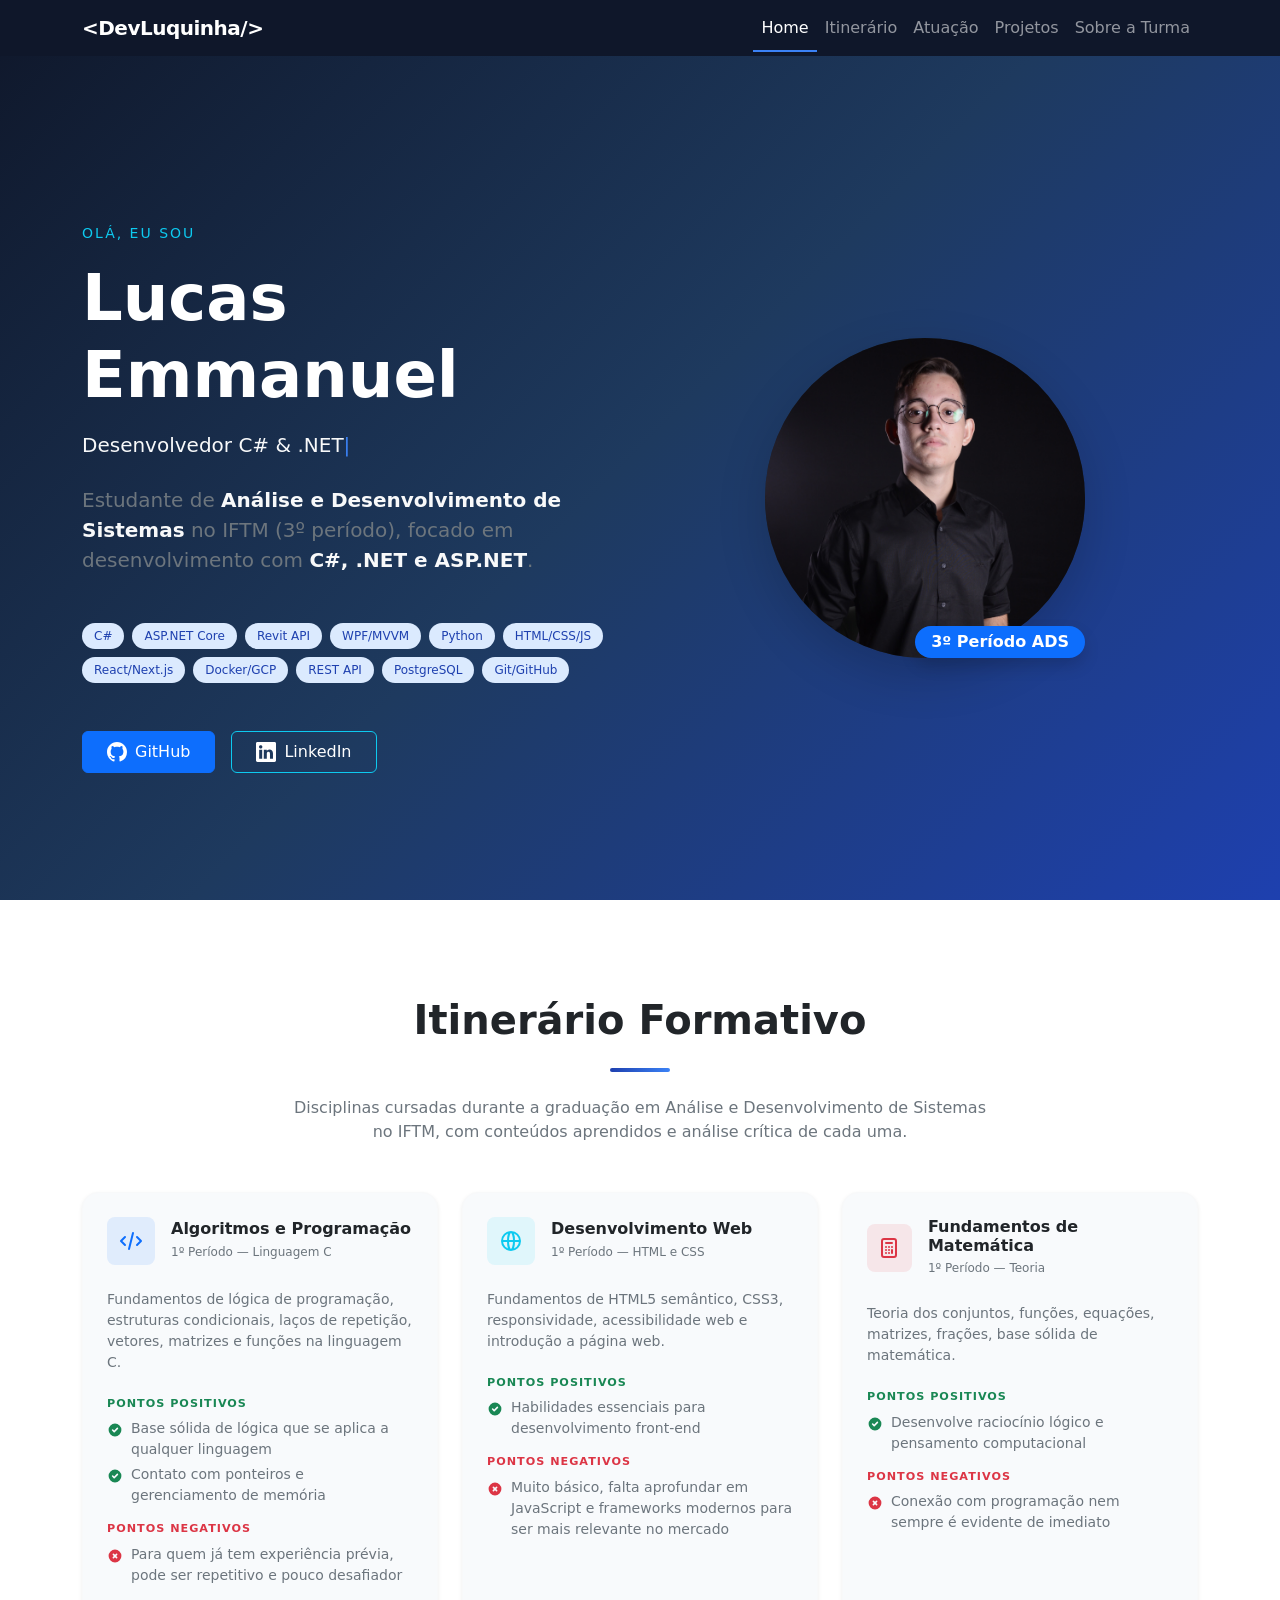
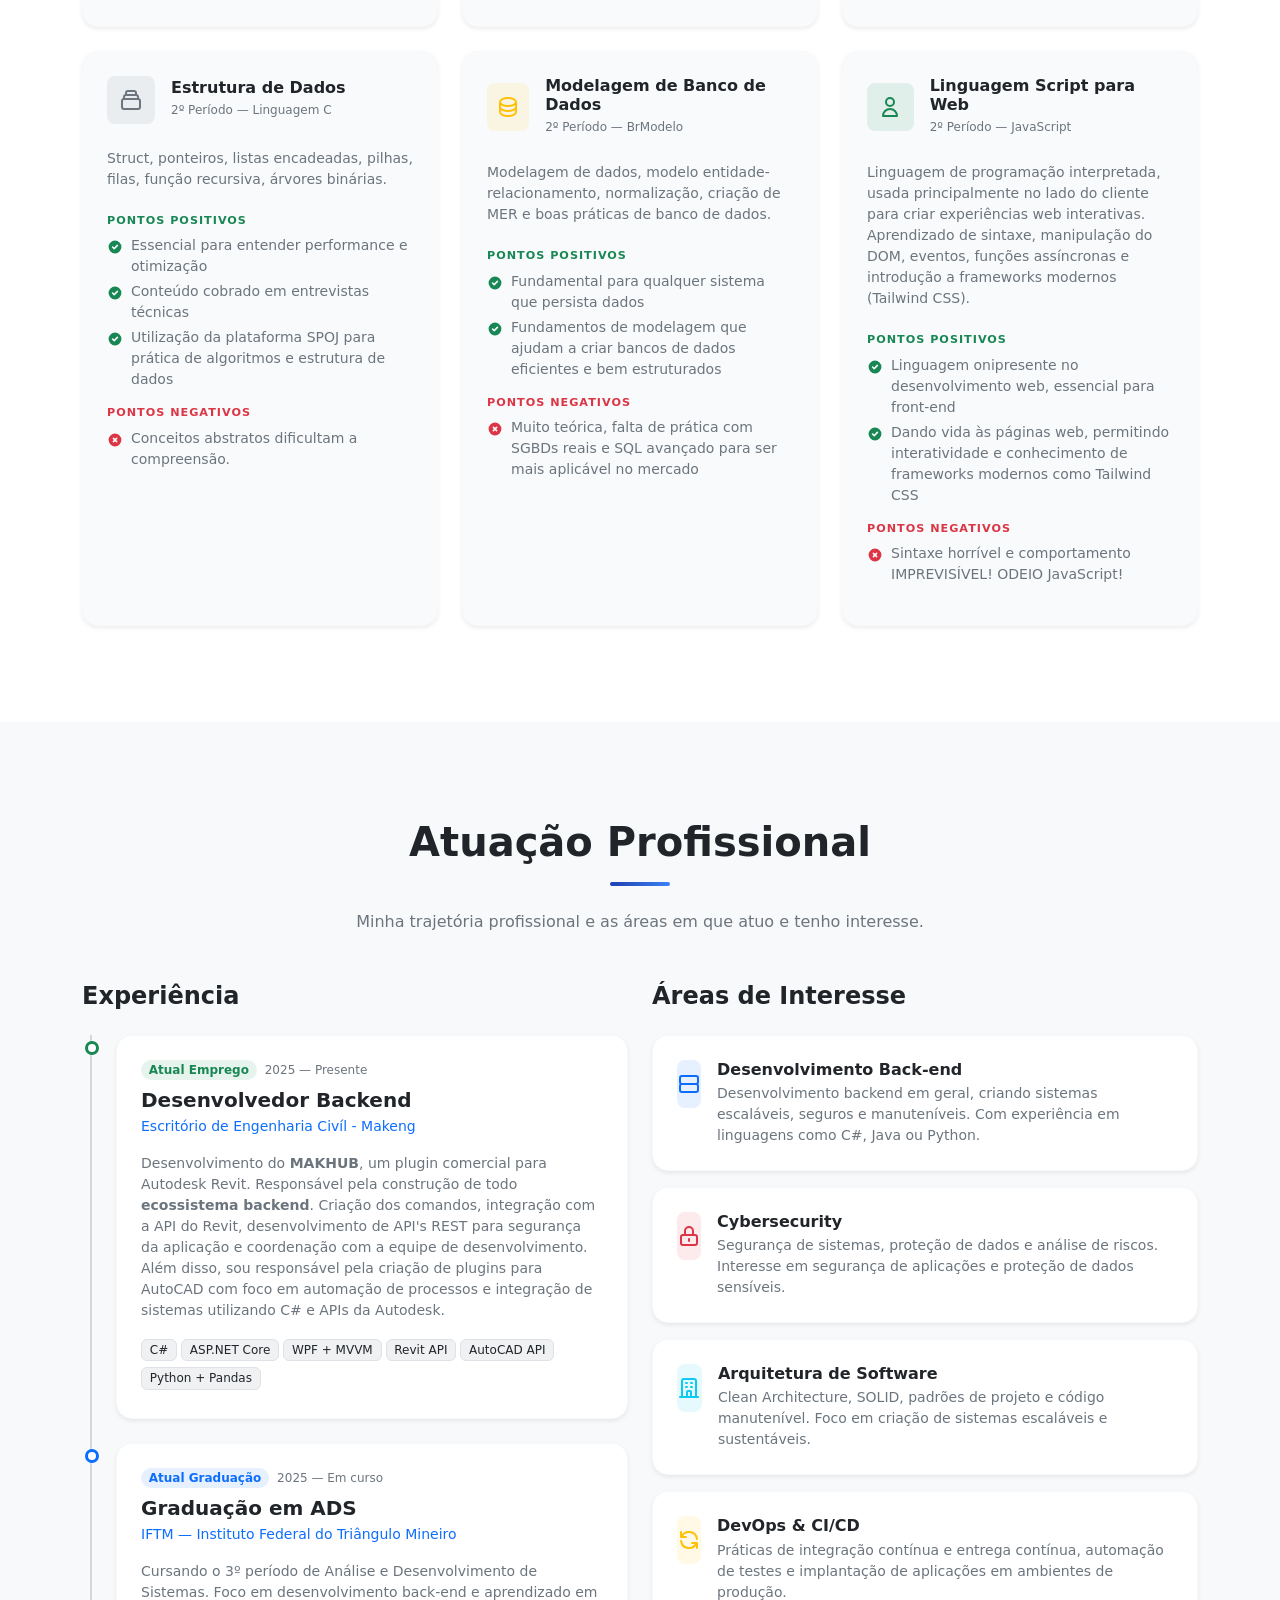
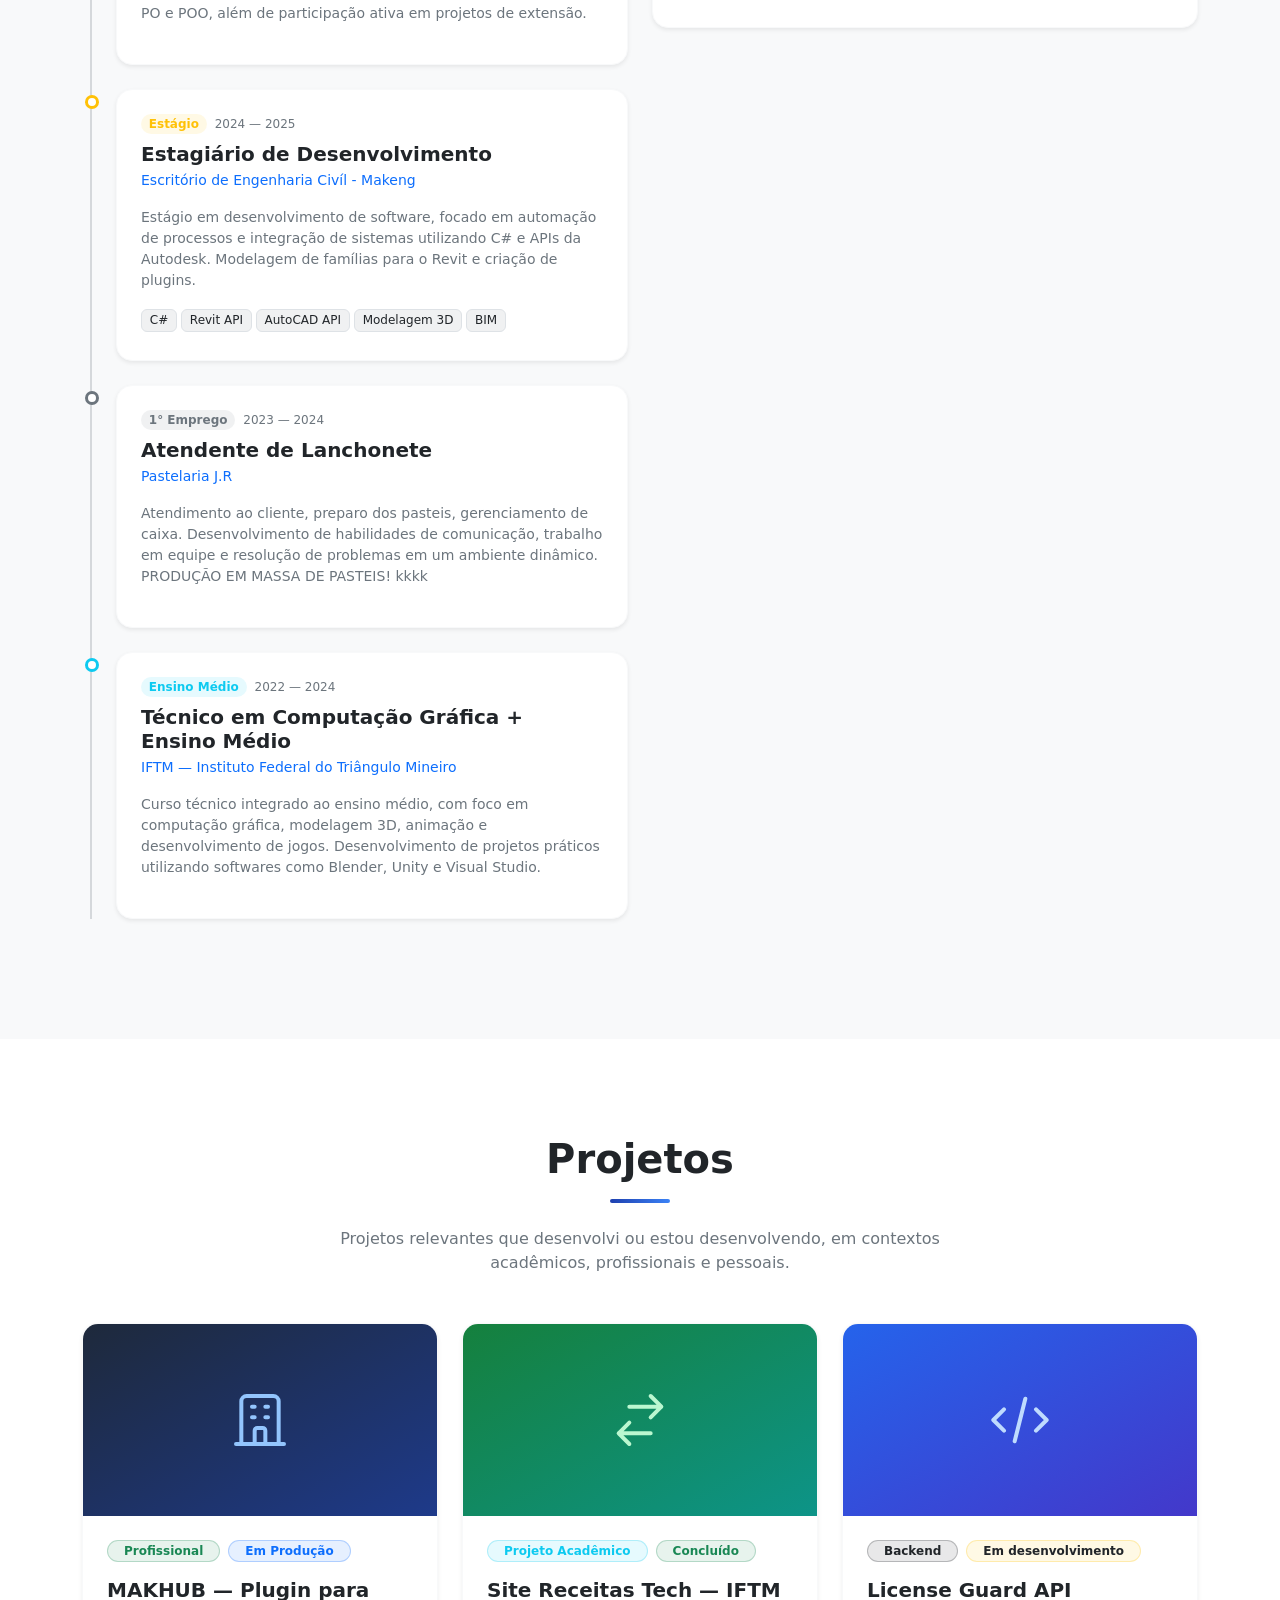
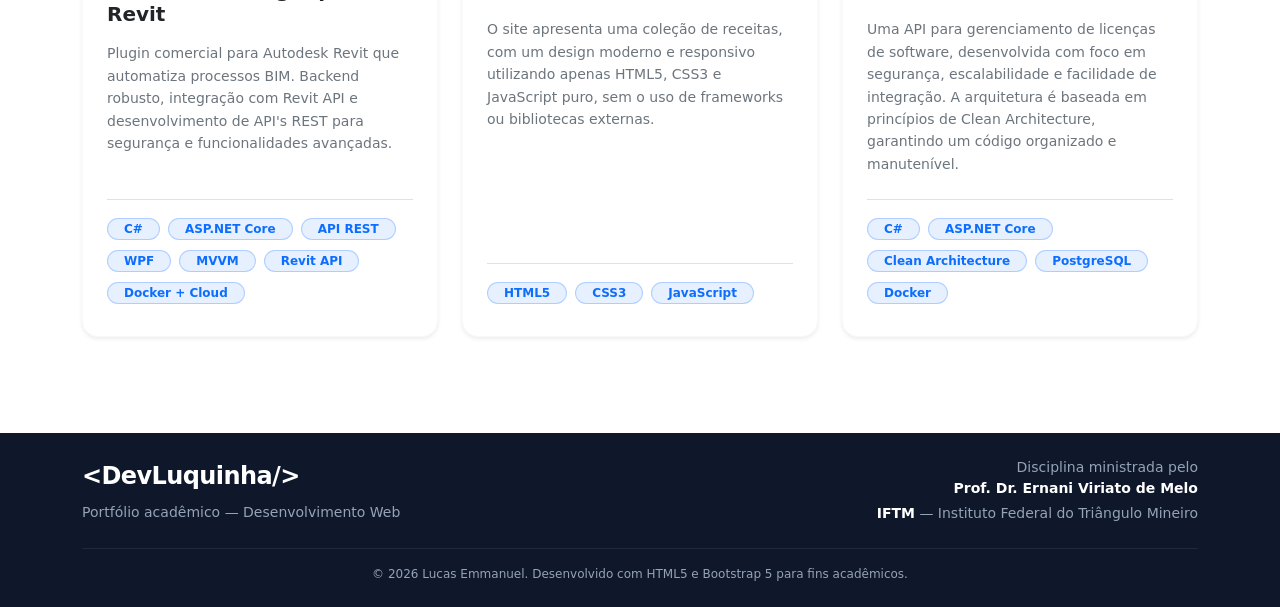
<file: index.html>
<!DOCTYPE html>
<html lang="pt-br" class="scroll-smooth">

<head>
    <meta charset="UTF-8">
    <meta name="viewport" content="width=device-width, initial-scale=1.0">
    <meta name="description"
        content="Portfólio de Lucas Emmanuel — Desenvolvedor de Software, estudante de ADS no IFTM.">
    <meta name="author" content="Lucas Emmanuel">

    <title>Lucas Emmanuel | Portfólio</title>

    <!-- Google Fonts: Inter -->
    <link rel="preconnect" href="https://fonts.googleapis.com">
    <link rel="preconnect" href="https://fonts.gstatic.com" crossorigin>
    <link href="https://fonts.googleapis.com/css2?family=Inter:wght@300;400;500;600;700;800&display=swap"
        rel="stylesheet">

    <!-- Bootstrap CSS -->
    <link href="https://cdn.jsdelivr.net/npm/bootstrap@5.3.8/dist/css/bootstrap.min.css" rel="stylesheet"
        integrity="sha384-sRIl4kxILFvY47J16cr9ZwB07vP4J8+LH7qKQnuqkuIAvNWLzeN8tE5YBujZqJLB" crossorigin="anonymous">

    <!-- Custom styles -->
    <link rel="stylesheet" href="assets/css/styles.css">
</head>

<body class="antialiased" style="background-color: #f8f9fa;">

    <!-- NAVBAR (Navigation bar) -->
    <nav id="navbar" class="navbar navbar-expand-md fixed-top navbar-dark bg-navy-original transition-all">
        <div class="container">

            <!-- Logo/Name -->
            <a class="navbar-brand fw-bold" href="#home" style="letter-spacing: -0.025em;">
                &lt;DevLuquinha/&gt;
            </a>

            <!-- Navbar toggler -->
            <button class="navbar-toggler" type="button" data-bs-toggle="collapse" data-bs-target="#menuPrincipal"
                aria-controls="menuPrincipal" aria-expanded="false" aria-label="Toggle navigation">
                <span class="navbar-toggler-icon"></span>
            </button>

            <!-- Navbar links -->
            <div class="collapse navbar-collapse justify-content-end" id="menuPrincipal">
                <ul class="navbar-nav">
                    <li class="nav-item">
                        <a class="nav-link" href="#home">Home</a>
                    </li>
                    <li class="nav-item">
                        <a class="nav-link" href="#itinerario">Itinerário</a>
                    </li>
                    <li class="nav-item">
                        <a class="nav-link" href="#atuacao">Atuação</a>
                    </li>
                    <li class="nav-item">
                        <a class="nav-link" href="#projetos">Projetos</a>
                    </li>
                    <li class="nav-item">
                        <a class="nav-link" href="assets/pages/turma.html">Sobre a Turma</a>
                    </li>
                </ul>
            </div>
        </div>
    </nav>

    <!-- HOME (Hero): Personal presentation, academic and contacts -->
    <section id="home" class="hero-gradient d-flex align-items-center min-vh-100 pt-5">
        <div class="container py-5 mt-5">
            <div class="row align-items-center gy-5">

                <div class="col-md-6 reveal-left">
                    <p class="text-info fw-medium text-uppercase tracking-widest mb-3"
                        style="letter-spacing: 2px; font-size: 0.875rem;">
                        Olá, eu sou
                    </p>
                    <h1 class="display-3 fw-bolder text-white mb-3">
                        Lucas<br>Emmanuel
                    </h1>

                    <div class="d-flex align-items-center fs-5 text-light mb-4" style="height: 32px;">
                        <span id="typing-text" class="typing-cursor"></span>
                    </div>

                    <p class="text-secondary fs-5 mb-5" style="max-width: 500px;">
                        Estudante de <strong class="text-light">Análise e Desenvolvimento de Sistemas</strong> no IFTM
                        (3º período),
                        focado em desenvolvimento com <strong class="text-light">C#, .NET e ASP.NET</strong>.
                    </p>

                    <div class="d-flex flex-wrap gap-2 mb-5">
                        <span class="tech-badge">C#</span>
                        <span class="tech-badge">ASP.NET Core</span>
                        <span class="tech-badge">Revit API</span>
                        <span class="tech-badge">WPF/MVVM</span>
                        <span class="tech-badge">Python</span>
                        <span class="tech-badge">HTML/CSS/JS</span>
                        <span class="tech-badge">React/Next.js</span>
                        <span class="tech-badge">Docker/GCP</span>
                        <span class="tech-badge">REST API</span>
                        <span class="tech-badge">PostgreSQL</span>
                        <span class="tech-badge">Git/GitHub</span>
                    </div>

                    <div class="d-flex flex-wrap gap-3">
                        <a href="https://github.com/DevLuquinha" target="_blank" rel="noopener noreferrer"
                            class="btn btn-primary d-inline-flex align-items-center gap-2 px-4 py-2">
                            <svg class="bi bi-github" width="20" height="20" fill="currentColor" viewBox="0 0 16 16">
                                <path
                                    d="M8 0C3.58 0 0 3.58 0 8c0 3.54 2.29 6.53 5.47 7.59.4.07.55-.17.55-.38 0-.19-.01-.82-.01-1.49-2.01.37-2.53-.49-2.69-.94-.09-.23-.48-.94-.82-1.13-.28-.15-.68-.52-.01-.53.63-.01 1.08.58 1.23.82.72 1.21 1.87.87 2.33.66.07-.52.28-.87.51-1.07-1.78-.2-3.64-.89-3.64-3.95 0-.87.31-1.59.82-2.15-.08-.2-.36-1.02.08-2.12 0 0 .67-.21 2.2.82.64-.18 1.32-.27 2-.27.68 0 1.36.09 2 .27 1.53-1.04 2.2-.82 2.2-.82.44 1.1.16 1.92.08 2.12.51.56.82 1.27.82 2.15 0 3.07-1.87 3.75-3.65 3.95.29.25.54.73.54 1.48 0 1.07-.01 1.93-.01 2.2 0 .21.15.46.55.38A8.012 8.012 0 0 0 16 8c0-4.42-3.58-8-8-8z" />
                            </svg>
                            GitHub
                        </a>
                        <a href="https://linkedin.com/in/devlucasemmanuel" target="_blank" rel="noopener noreferrer"
                            class="btn btn-outline-info d-inline-flex align-items-center gap-2 px-4 py-2 text-white">
                            <svg class="bi bi-linkedin" width="20" height="20" fill="currentColor" viewBox="0 0 16 16">
                                <path
                                    d="M0 1.146C0 .513.526 0 1.175 0h13.65C15.474 0 16 .513 16 1.146v13.708c0 .633-.526 1.146-1.175 1.146H1.175C.526 16 0 15.487 0 14.854V1.146zm4.943 12.248V6.169H2.542v7.225h2.401zm-1.2-8.212c.837 0 1.358-.554 1.358-1.248-.015-.709-.52-1.248-1.342-1.248-.822 0-1.359.54-1.359 1.248 0 .694.521 1.248 1.327 1.248h.016zm4.908 8.212V9.359c0-.216.016-.432.08-.586.173-.431.568-.878 1.232-.878.869 0 1.216.662 1.216 1.634v3.865h2.401V9.25c0-2.22-1.184-3.252-2.764-3.252-1.274 0-1.845.7-2.165 1.193v.025h-.016a5.54 5.54 0 0 1 .016-.025V6.169h-2.4c.03.678 0 7.225 0 7.225h2.4z" />
                            </svg>
                            LinkedIn
                        </a>
                    </div>
                </div>

                <div class="col-md-6 d-flex justify-content-center reveal-right">
                    <div class="position-relative">
                        <div class="avatar-ring d-flex align-items-center justify-content-center rounded-circle overflow-hidden shadow-lg"
                            style="width: 320px; height: 320px; background-color: #1e293b;">

                            <img src="assets/img/avatar-placeholder.jpg" alt="Avatar de Lucas Emmanuel"
                                class="w-100 h-100"
                                style="object-fit: cover; object-position: right top; transition: transform 0.3s;">
                        </div>

                        <div class="position-absolute bottom-0 end-0 bg-primary text-white fw-bold px-3 py-1 rounded-pill shadow"
                            style="z-index: 10;">
                            3º Período ADS
                        </div>
                    </div>
                </div>
            </div>
        </div>
    </section>

    <!-- Itinerary of formation -->
    <section id="itinerario" class="py-5 bg-white">
        <div class="container py-5">

            <div class="text-center mb-5 reveal">
                <h2 class="display-6 fw-bold text-dark mb-4">Itinerário Formativo</h2>
                <div class="section-divider mb-4"></div>
                <p class="text-secondary mx-auto" style="max-width: 700px;">
                    Disciplinas cursadas durante a graduação em Análise e Desenvolvimento de Sistemas no IFTM,
                    com conteúdos aprendidos e análise crítica de cada uma.
                </p>
            </div>

            <div class="row g-4" id="itinerario-container">

            </div>
        </div>
    </section>

    <!-- Professional performance -->
    <section id="atuacao" class="py-5 bg-light">
        <div class="container py-5">

            <div class="text-center mb-5 reveal">
                <h2 class="display-6 fw-bold text-dark mb-3">Atuação Profissional</h2>
                <div class="section-divider mb-4"></div>
                <p class="text-secondary mx-auto" style="max-width: 600px;">
                    Minha trajetória profissional e as áreas em que atuo e tenho interesse.
                </p>
            </div>

            <div class="row gy-5">
                <div class="col-lg-6 reveal-left">
                    <h3 class="fs-4 fw-bold text-dark mb-4">Experiência</h3>
                    <div id="experiencia-container"
                        class="position-relative ps-4 border-start border-2 border-secondary border-opacity-25 ms-2">
                    </div>
                </div>

                <div class="col-lg-6 reveal-right">
                    <h3 class="fs-4 fw-bold text-dark mb-4">Áreas de Interesse</h3>
                    <div id="interesses-container" class="d-flex flex-column gap-3">
                    </div>
                </div>
            </div>

        </div>
    </section>

    <!-- Projects -->
    <section id="projetos" class="py-5 bg-white">
        <div class="container py-5">

            <div class="text-center mb-5 reveal">
                <h2 class="display-6 fw-bold text-dark mb-3">Projetos</h2>
                <div class="section-divider mb-4 mx-auto"
                    style="width: 60px; height: 4px; background-color: #0d6efd; border-radius: 2px;"></div>
                <p class="text-secondary mx-auto" style="max-width: 600px;">
                    Projetos relevantes que desenvolvi ou estou desenvolvendo, em contextos acadêmicos, profissionais e
                    pessoais.
                </p>
            </div>

            <div class="row g-4" id="projetos-container">
            </div>

        </div>
    </section>

    <footer class="bg-navy-original py-4" style="color: #94a3b8;">
        <div class="container">
            <div class="row align-items-center gy-4">

                <div class="col-md-6 text-center text-md-start">
                    <a href="#home" class="text-white text-decoration-none fw-bold fs-4"
                        style="letter-spacing: -0.025em; transition: color 0.3s;"
                        onmouseover="this.style.color='#60a5fa'" onmouseout="this.style.color='white'">
                        &lt;DevLuquinha/&gt;
                    </a>
                    <p class="mt-2 mb-0" style="font-size: 0.875rem;">Portfólio acadêmico — Desenvolvimento Web</p>
                </div>

                <div class="col-md-6 text-center text-md-end">
                    <p class="mb-1" style="font-size: 0.875rem;">
                        Disciplina ministrada pelo<br>
                        <strong class="text-white">Prof. Dr. Ernani Viriato de Melo</strong>
                    </p>
                    <p class="mb-0" style="font-size: 0.875rem;">
                        <strong class="text-white">IFTM</strong> — Instituto Federal do Triângulo Mineiro
                    </p>
                </div>

            </div>

            <div class="border-top mt-4 pt-3 text-center" style="border-color: #1e293b !important; font-size: 0.75rem;">
                &copy; 2026 Lucas Emmanuel. Desenvolvido com HTML5 e Bootstrap 5 para fins acadêmicos.
            </div>
        </div>
    </footer>

    <!-- SCRIPTS -->
    <script src="assets/js/navigation.js"></script>
    <script src="assets/js/animations.js"></script>
    <script src="assets/js/data.js"></script>
    <script src="assets/js/app.js"></script>

    <script src="https://cdn.jsdelivr.net/npm/bootstrap@5.3.8/dist/js/bootstrap.bundle.min.js"
        integrity="sha384-FKyoEForCGlyvwx9Hj09JcYn3nv7wiPVlz7YYwJrWVcXK/BmnVDxM+D2scQbITxI"
        crossorigin="anonymous"></script>
</body>

</html>
</file>
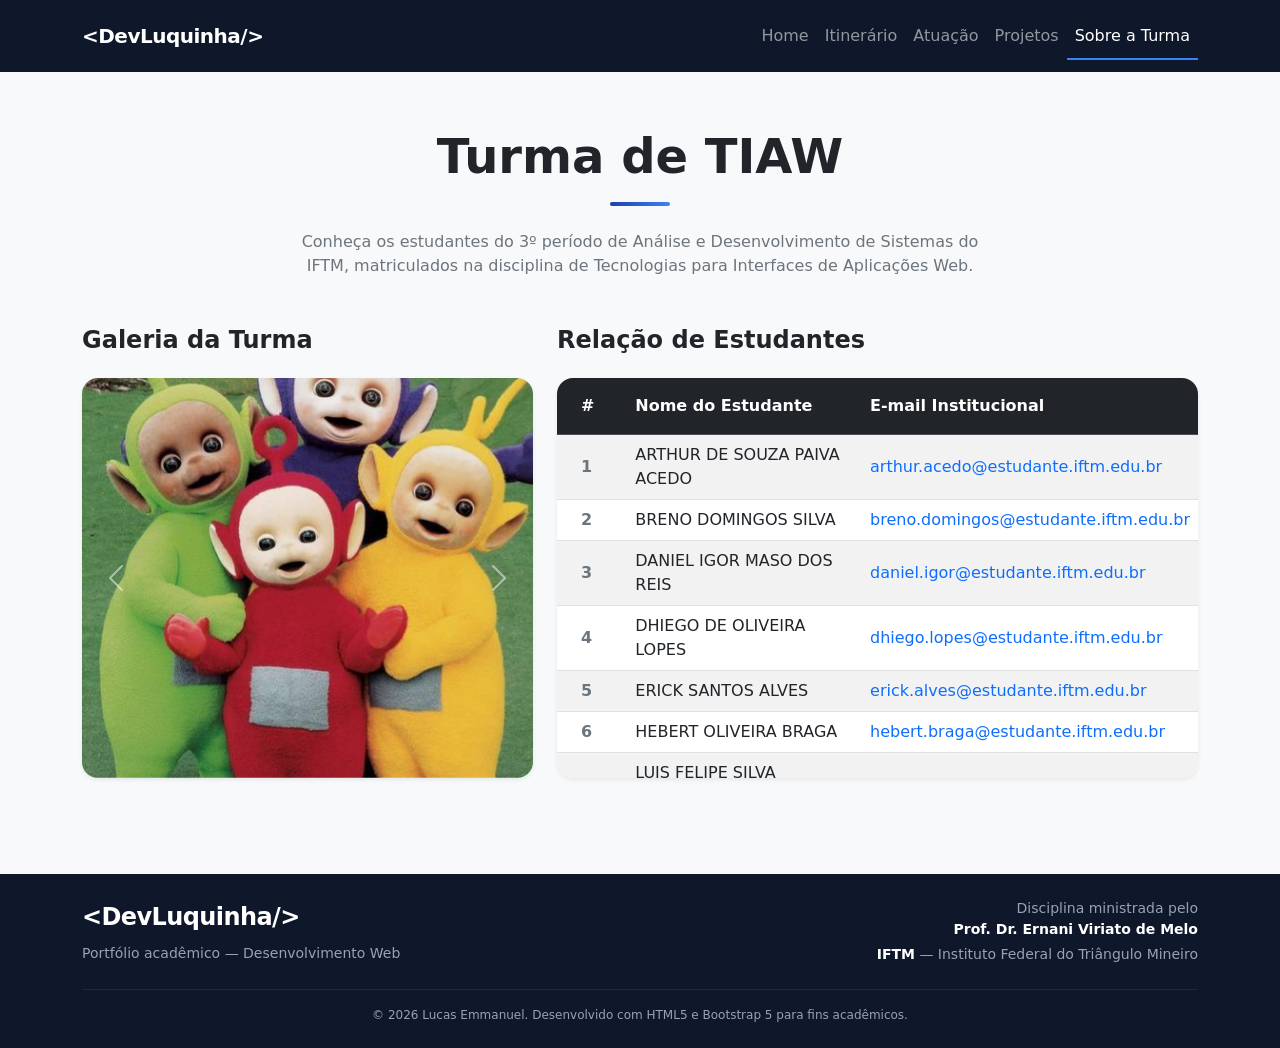
<file: assets/pages/turma.html>
<!DOCTYPE html>
<html lang="pt-br">

<head>
    <meta charset="UTF-8">
    <meta name="viewport" content="width=device-width, initial-scale=1.0">
    <title>Sobre a Turma</title>

    <!-- Google Fonts: Inter -->
    <link rel="preconnect" href="https://fonts.googleapis.com">
    <link rel="preconnect" href="https://fonts.gstatic.com" crossorigin>
    <link href="https://fonts.googleapis.com/css2?family=Inter:wght@300;400;500;600;700;800&display=swap"
        rel="stylesheet">

    <!-- Bootstrap CSS -->
    <link href="https://cdn.jsdelivr.net/npm/bootstrap@5.3.8/dist/css/bootstrap.min.css" rel="stylesheet"
        integrity="sha384-sRIl4kxILFvY47J16cr9ZwB07vP4J8+LH7qKQnuqkuIAvNWLzeN8tE5YBujZqJLB" crossorigin="anonymous">

    <!-- Custom styles -->
    <link rel="stylesheet" href="../css/styles.css">
</head>

<body class="antialiased" style="background-color: #f8f9fa;">

    <nav id="navbar" class="navbar navbar-expand-md fixed-top navbar-dark bg-navy-original transition-all py-3">
        <div class="container">
            <a class="navbar-brand fw-bold" href="../../index.html" style="letter-spacing: -0.025em;">
                &lt;DevLuquinha/&gt;
            </a>
            <button class="navbar-toggler" type="button" data-bs-toggle="collapse" data-bs-target="#menuPrincipal"
                aria-controls="menuPrincipal" aria-expanded="false" aria-label="Toggle navigation">
                <span class="navbar-toggler-icon"></span>
            </button>
            <div class="collapse navbar-collapse justify-content-end" id="menuPrincipal">
                <ul class="navbar-nav">
                    <li class="nav-item"><a class="nav-link" href="../../index.html">Home</a></li>
                    <li class="nav-item"><a class="nav-link" href="../../index.html#itinerario">Itinerário</a></li>
                    <li class="nav-item"><a class="nav-link" href="../../index.html#atuacao">Atuação</a></li>
                    <li class="nav-item"><a class="nav-link" href="../../index.html#projetos">Projetos</a></li>
                    <li class="nav-item"><a class="nav-link active" href="#">Sobre a Turma</a></li>
                </ul>
            </div>
        </div>
    </nav>

    <main class="container py-5 mb-5" style="margin-top: 80px; min-height: 80vh;">

        <div class="text-center mb-5 reveal">
            <h1 class="display-5 fw-bold text-dark mb-3">Turma de TIAW</h1>
            <div class="section-divider mb-4 mx-auto"
                style="width: 60px; height: 4px; background-color: #0d6efd; border-radius: 2px;"></div>
            <p class="text-secondary mx-auto" style="max-width: 700px;">
                Conheça os estudantes do 3º período de Análise e Desenvolvimento de Sistemas do IFTM, matriculados na
                disciplina de Tecnologias para Interfaces de Aplicações Web.
            </p>
        </div>

        <div class="row gy-5">

            <div class="col-lg-5 reveal-left">
                <h3 class="fs-4 fw-bold mb-4">Galeria da Turma</h3>
                <div id="carouselTurma" class="carousel slide shadow-sm rounded-4 overflow-hidden"
                    data-bs-ride="carousel">
                    <div class="carousel-inner">
                        <div class="carousel-item active">
                            <img src="../img/telletoobies-01.jpeg" class="d-block w-100" alt="Foto da Turma 1"
                                style="height: 400px; object-fit: cover;">
                        </div>
                        <div class="carousel-item">
                            <img src="../img/telletoobies-02.jpeg" class="d-block w-100" alt="Foto da Turma 2"
                                style="height: 400px; object-fit: cover;">
                        </div>
                        <div class="carousel-item">
                            <img src="../img/telletoobies-03.jpeg" class="d-block w-100" alt="Foto da Turma 2"
                                style="height: 400px; object-fit: cover;">
                        </div>
                        <div class="carousel-item">
                            <img src="../img/telletoobies-04.jpeg" class="d-block w-100" alt="Foto da Turma 2"
                                style="height: 400px; object-fit: cover;">
                        </div>
                    </div>
                    <button class="carousel-control-prev" type="button" data-bs-target="#carouselTurma"
                        data-bs-slide="prev">
                        <span class="carousel-control-prev-icon" aria-hidden="true"></span>
                        <span class="visually-hidden">Previous</span>
                    </button>
                    <button class="carousel-control-next" type="button" data-bs-target="#carouselTurma"
                        data-bs-slide="next">
                        <span class="carousel-control-next-icon" aria-hidden="true"></span>
                        <span class="visually-hidden">Next</span>
                    </button>
                </div>
            </div>

            <div class="col-lg-7 reveal-right">
                <h3 class="fs-4 fw-bold mb-4">Relação de Estudantes</h3>
                <div class="card border-0 shadow-sm rounded-4 overflow-hidden">
                    <div class="card-body p-0">
                        <div class="table-responsive" style="max-height: 400px; overflow-y: auto;">
                            <table class="table table-hover table-striped mb-0 align-middle">
                                <thead class="table-dark sticky-top">
                                    <tr>
                                        <th scope="col" class="py-3 px-4">#</th>
                                        <th scope="col" class="py-3">Nome do Estudante</th>
                                        <th scope="col" class="py-3">E-mail Institucional</th>
                                    </tr>
                                </thead>
                                <tbody id="tabela-alunos">
                                    <tr>
                                        <td colspan="3" class="text-center py-4 text-secondary">Carregando dados dos
                                            alunos...</td>
                                    </tr>
                                </tbody>
                            </table>
                        </div>
                    </div>
                </div>
            </div>
        </div>
    </main>

    <footer class="bg-navy-original py-4" style="color: #94a3b8;">
        <div class="container">
            <div class="row align-items-center gy-4">

                <div class="col-md-6 text-center text-md-start">
                    <a href="#home" class="text-white text-decoration-none fw-bold fs-4"
                        style="letter-spacing: -0.025em; transition: color 0.3s;"
                        onmouseover="this.style.color='#60a5fa'" onmouseout="this.style.color='white'">
                        &lt;DevLuquinha/&gt;
                    </a>
                    <p class="mt-2 mb-0" style="font-size: 0.875rem;">Portfólio acadêmico — Desenvolvimento Web</p>
                </div>

                <div class="col-md-6 text-center text-md-end">
                    <p class="mb-1" style="font-size: 0.875rem;">
                        Disciplina ministrada pelo<br>
                        <strong class="text-white">Prof. Dr. Ernani Viriato de Melo</strong>
                    </p>
                    <p class="mb-0" style="font-size: 0.875rem;">
                        <strong class="text-white">IFTM</strong> — Instituto Federal do Triângulo Mineiro
                    </p>
                </div>

            </div>

            <div class="border-top mt-4 pt-3 text-center" style="border-color: #1e293b !important; font-size: 0.75rem;">
                &copy; 2026 Lucas Emmanuel. Desenvolvido com HTML5 e Bootstrap 5 para fins acadêmicos.
            </div>
        </div>
    </footer>

    <script src="https://cdn.jsdelivr.net/npm/bootstrap@5.3.3/dist/js/bootstrap.bundle.min.js"
        crossorigin="anonymous"></script>

    <script src="../js/navigation.js"></script>
    <script src="../js/animations.js"></script>
    <script src="../js/data.js"></script>
    <script src="../js/app.js"></script>
</body>

</html>
</file>
<file: assets/css/styles.css>
/* ============================================
   Portfólio Lucas Emmanuel - Custom Styles
   Complementa o Tailwind CSS com animações,
   transições e estilos customizados.
   ============================================ */

/* --- Scrollbar Personalizada --- */
::-webkit-scrollbar {
	width: 8px;
}

::-webkit-scrollbar-track {
	background: #f1f5f9;
}

::-webkit-scrollbar-thumb {
	background: #1e3a5f;
	border-radius: 4px;
}

::-webkit-scrollbar-thumb:hover {
	background: #0f2744;
}

/* --- Scroll Suave Global --- */
html {
	scroll-behavior: smooth;
	scroll-padding-top: 5rem;
}

/* --- Animações de Entrada (Scroll Reveal) --- */
.reveal {
	opacity: 0;
	transform: translateY(30px);
	transition: opacity 0.6s ease-out, transform 0.6s ease-out;
}

.reveal.active {
	opacity: 1;
	transform: translateY(0);
}

.reveal-left {
	opacity: 0;
	transform: translateX(-40px);
	transition: opacity 0.6s ease-out, transform 0.6s ease-out;
}

.reveal-left.active {
	opacity: 1;
	transform: translateX(0);
}

.reveal-right {
	opacity: 0;
	transform: translateX(40px);
	transition: opacity 0.6s ease-out, transform 0.6s ease-out;
}

.reveal-right.active {
	opacity: 1;
	transform: translateX(0);
}

/* --- Delay para animações em sequência (cards) --- */
.delay-100 {
	transition-delay: 0.1s;
}

.delay-200 {
	transition-delay: 0.2s;
}

.delay-300 {
	transition-delay: 0.3s;
}

.delay-400 {
	transition-delay: 0.4s;
}

/* --- Navbar: efeito de glass ao scrollar --- */
.navbar-scrolled {
	background-color: rgba(15, 23, 42, 0.95) !important;
	backdrop-filter: blur(10px);
	box-shadow: 0 4px 20px rgba(0, 0, 0, 0.15);
}

/* --- Indicador de link ativo na navbar --- */
.nav-link {
	position: relative;
	transition: color 0.3s ease;
}

.nav-link::after {
	content: '';
	position: absolute;
	bottom: -4px;
	left: 0;
	width: 0;
	height: 2px;
	background-color: #3b82f6;
	transition: width 0.3s ease;
}

.nav-link:hover::after,
.nav-link.active::after {
	width: 100%;
}

/* --- Cards: efeito hover com elevação --- */
.card-hover {
	transition: transform 0.3s ease, box-shadow 0.3s ease;
}

.card-hover:hover {
	transform: translateY(-6px);
	box-shadow: 0 12px 30px rgba(0, 0, 0, 0.12);
}

/* --- Gradiente do Hero --- */
.hero-gradient {
	background: linear-gradient(135deg, #0f172a 0%, #1e3a5f 50%, #1e40af 100%);
}

/* --- Efeito de digitação (typing) --- */
.typing-cursor::after {
	content: '|';
	animation: blink 0.8s step-end infinite;
	color: #3b82f6;
	font-weight: 300;
}

@keyframes blink {
	50% {
		opacity: 0;
	}
}

/* --- Tag/Badge de tecnologia --- */
.tech-badge {
	display: inline-flex;
	align-items: center;
	gap: 0.25rem;
	padding: 0.25rem 0.75rem;
	border-radius: 9999px;
	font-size: 0.75rem;
	font-weight: 500;
	background-color: #dbeafe;
	color: #1e40af;
	transition: background-color 0.2s ease;
}

.tech-badge:hover {
	background-color: #bfdbfe;
}

/* --- Divisor de seção decorativo --- */
.section-divider {
	width: 60px;
	height: 4px;
	background: linear-gradient(90deg, #1e40af, #3b82f6);
	border-radius: 2px;
	margin: 0 auto;
}

/* --- Ícone de contato animado --- */
.contact-icon {
	transition: transform 0.3s ease, color 0.3s ease;
}

.contact-icon:hover {
	transform: scale(1.15);
}

/* Nav bar colors */
.bg-navy-original {
	background-color: #0f172a !important;
}

.navbar-collapse {
	background-color: #0f172a;
	padding: 1rem;
	border-radius: 0.5rem;
	margin-top: 0.5rem;
}

/* Navbar tablet and up */
@media (min-width: 768px) {
	.navbar-collapse {
		background-color: transparent;
		padding: 0;
		margin-top: 0;
	}
}

/* --- Mobile Menu: animação de slide --- */
.mobile-menu {
	max-height: 0;
	overflow: hidden;
	transition: max-height 0.3s ease-out;
}

.mobile-menu.open {
	max-height: 400px;
}

/* --- Efeito de pulse no avatar --- */
.avatar-ring {
	position: relative;
}

.avatar-ring::before {
	content: '';
	position: absolute;
	inset: -4px;
	border-radius: 50%;
	border: 2px solid #3b82f6;
	animation: pulse-ring 2s ease-in-out infinite;
}

@keyframes pulse-ring {

	0%,
	100% {
		opacity: 0.4;
		transform: scale(1);
	}

	50% {
		opacity: 0.8;
		transform: scale(1.05);
	}
}

/* --- Timeline (Atuação Profissional) --- */
.timeline-line {
	position: absolute;
	left: 1.25rem;
	top: 0;
	bottom: 0;
	width: 2px;
	background: linear-gradient(to bottom, #3b82f6, #1e3a5f);
}

.timeline-dot {
	position: absolute;
	left: 0.75rem;
	width: 1rem;
	height: 1rem;
	border-radius: 50%;
	background-color: #3b82f6;
	border: 3px solid #ffffff;
	box-shadow: 0 0 0 2px #3b82f6;
	z-index: 1;
}
</file>
